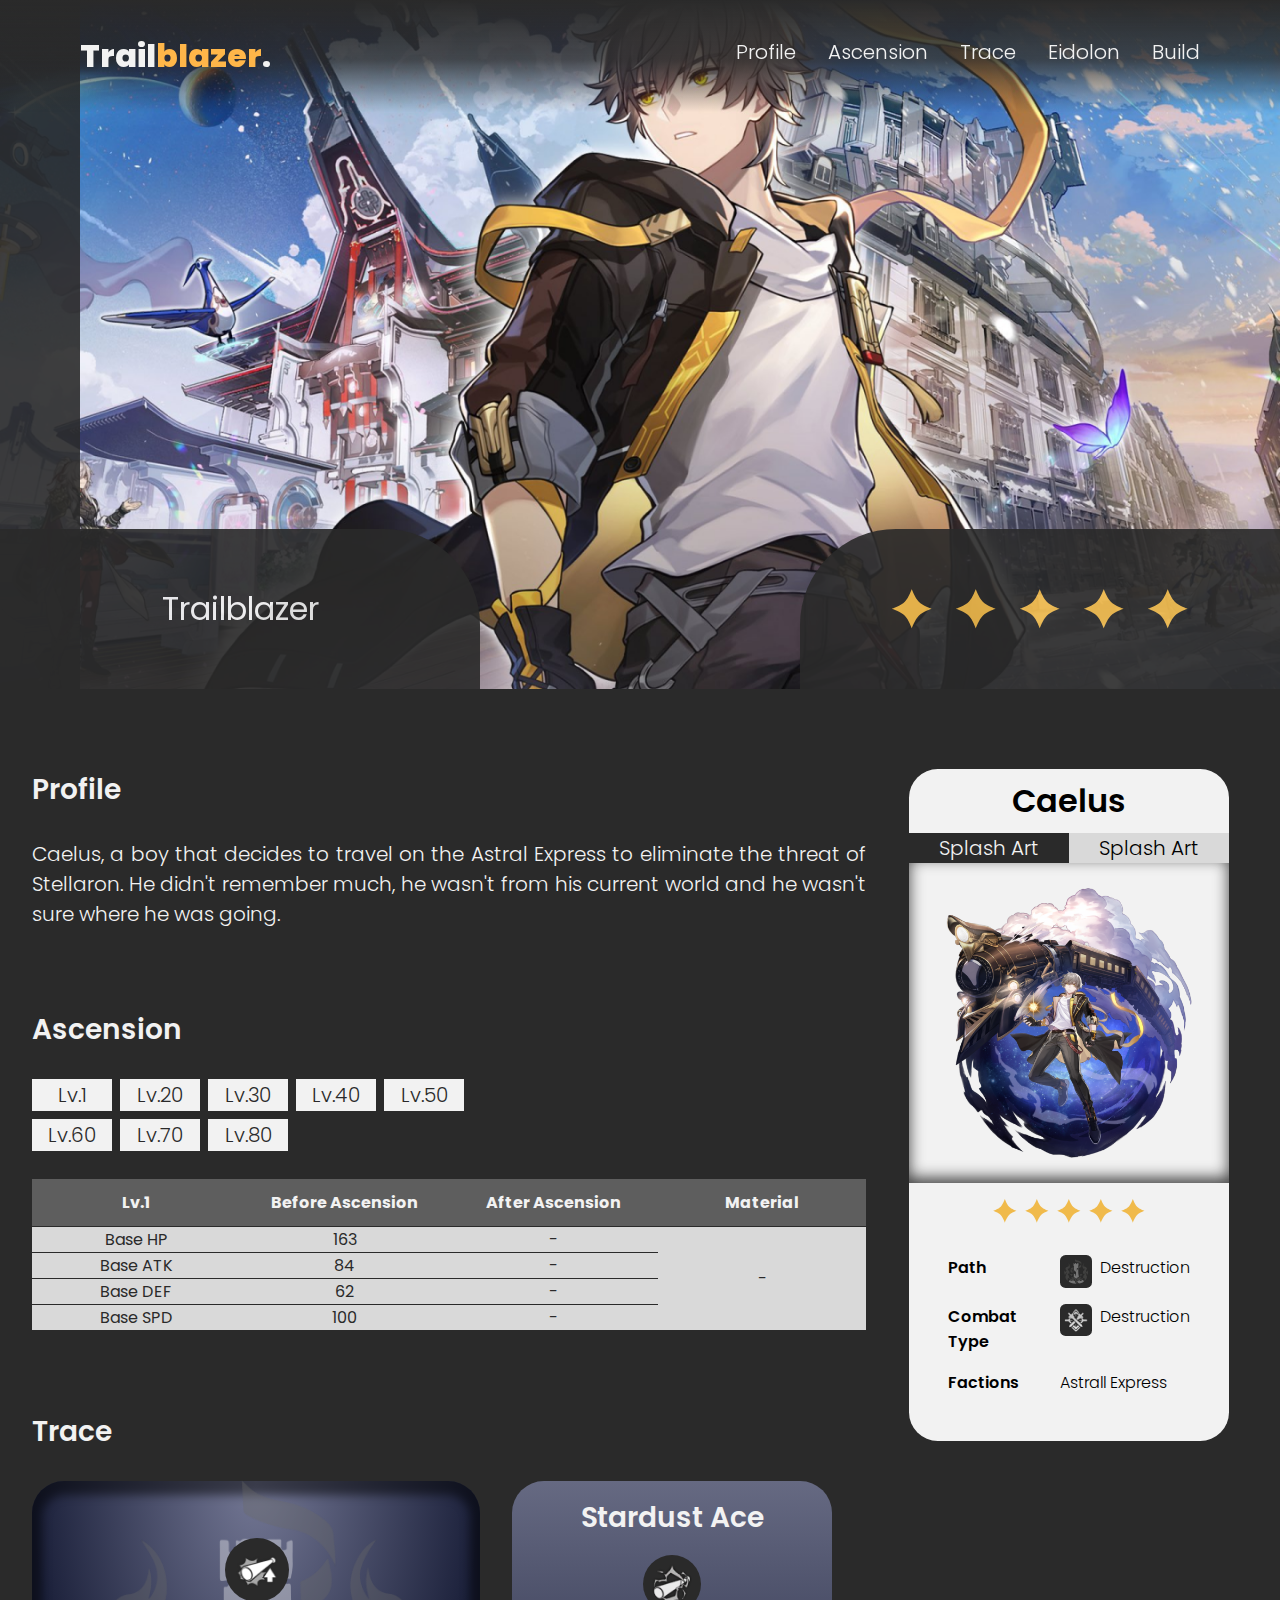
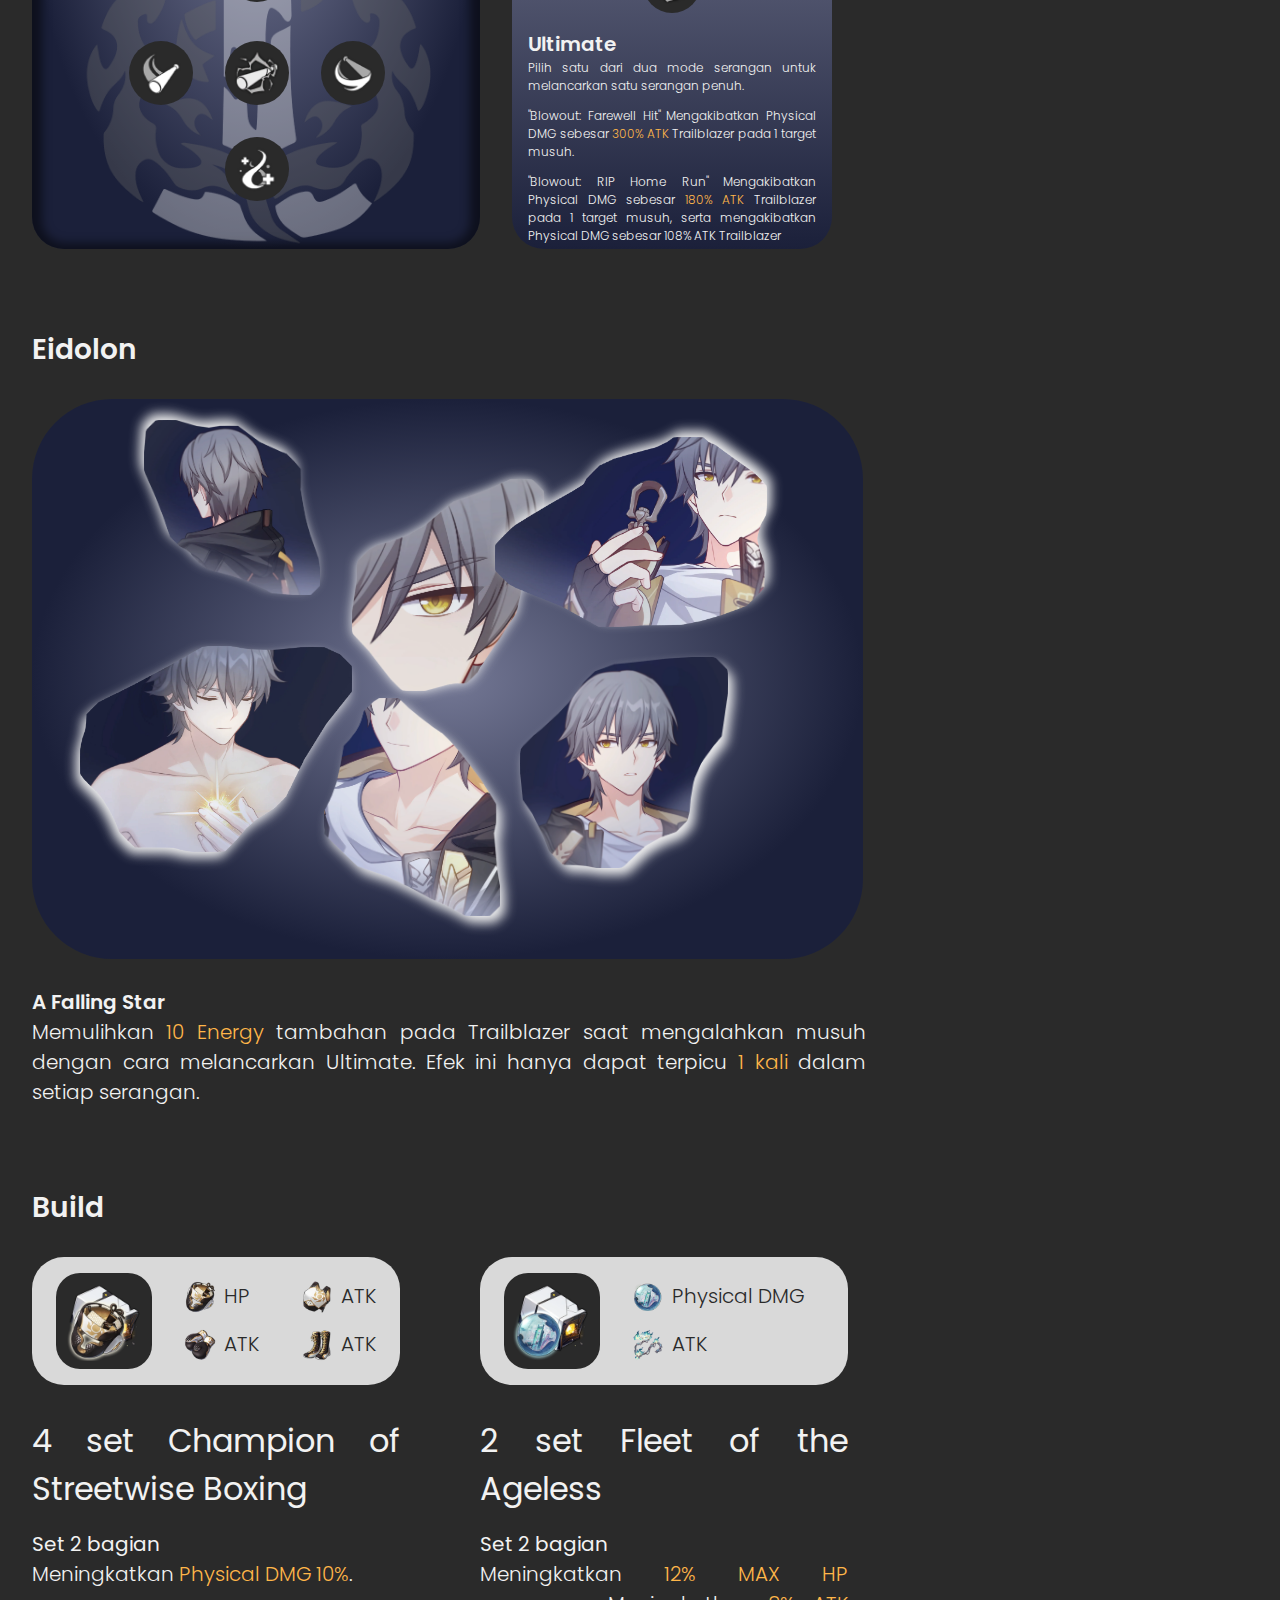
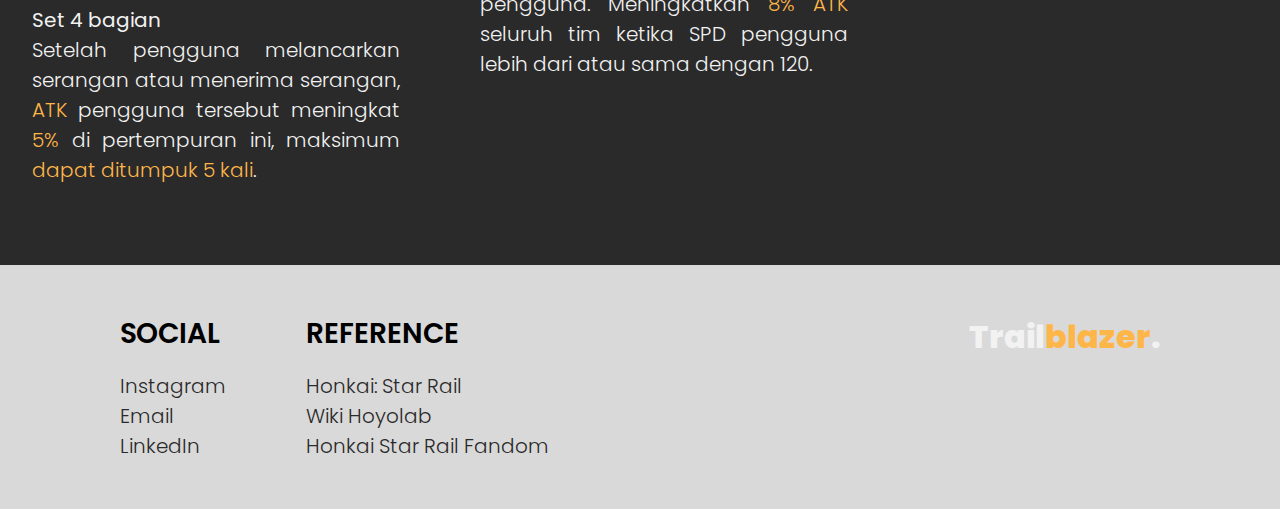
<file: index.html>
<!DOCTYPE html>
<html lang="en">
<head>
    <meta name="viewport" content="width=device-width, initial-scale=1.0">
    <meta charset="UTF-8">

    <!--TITLE-->
    <title>IDcamp</title>

    <!--CSS-->
    <link rel="stylesheet" href="style/style.css">
    <link rel="icon" href="asset/hsr-icon.png">

    <!--FONT-->
    <!-- Poppins, sans-serif
        light 300
        regular 400
        semibold 600
        extrabold 800
    -->
    <link rel="preconnect" href="https://fonts.googleapis.com">
    <link rel="preconnect" href="https://fonts.gstatic.com" crossorigin>
    <link href="https://fonts.googleapis.com/css2?family=Poppins:wght@300;400;600;800&display=swap" rel="stylesheet">

    <!--JAVASCRIPT-->
    <script src="script/script.js"></script>
</head>
<body>
    <header>
        <nav>
            <div class="logo"><h1>Trail<span>blazer</span>.</h1></div>
            <div class="navigation-item">
                <a href="#" id="profile">Profile</a>
                <a href="#" id="ascension">Ascension</a>
                <a href="#" id="trace">Trace</a>
                <a href="#" id="eidolon">Eidolon</a>
                <a href="#" id="build">Build</a>
            </div>
        </nav>
        <div class="hero-image">
            <div class="kotak-kiri"></div>
            <img src="asset/header-background.png" alt="">
            <div class="kotak-bawah">
                <div class="k-bawah-kiri k-bawah">
                    <h1>Trailblazer</h1>
                </div>
                <div class="k-bawah-kanan k-bawah">
                    <img src="asset/star.svg" alt="">
                    <img src="asset/star.svg" alt="">
                    <img src="asset/star.svg" alt="">
                    <img src="asset/star.svg" alt="">
                    <img src="asset/star.svg" alt="">
                </div>
            </div>
        </div>
    </header>
    <main>
        <div id="content">
            <article class="profile">
                <h2>Profile</h2>
                <p>Caelus, a boy that decides to travel on the Astral Express to eliminate the threat of Stellaron. He didn't remember much, he wasn't from his current world and he wasn't sure where he was going.</p>
            </article>
            <article class="ascension">
                <h2>Ascension</h2>
                <div class="ascension-option">
                    <a href="" id="level1">Lv.1</a>
                    <a href="" id="level20">Lv.20</a>
                    <a href="" id="level30">Lv.30</a>
                    <a href="" id="level40">Lv.40</a>
                    <a href="" id="level50">Lv.50</a>
                    <a href="" id="level60">Lv.60</a>
                    <a href="" id="level70">Lv.70</a>
                    <a href="" id="level80">Lv.80</a>
                </div>
                <div class="ascension-table">
                    <table id="ascension01">
                        <tr class="table-header">
                            <th class="one">Lv.1</th>
                            <th>Before Ascension</th>
                            <th>After Ascension</th>
                            <th>Material</th>
                        </tr>
                        <tr>
                            <td class="one">Base HP</td>
                            <td>163</td>
                            <td>-</td>
                            <td rowspan="4">-</td>
                        </tr>
                        <tr>
                            <td class="one">Base ATK</td>
                            <td>84</td>
                            <td>-</td>
                        </tr>
                        <tr>
                            <td class="one">Base DEF</td>
                            <td>62</td>
                            <td>-</td>
                        </tr>
                        <tr>
                            <td class="one">Base SPD</td>
                            <td>100</td>
                            <td>-</td>
                        </tr>
                    </table>
                    <table id="ascension20" hidden="">
                        <tr class="table-header">
                            <th class="one">Lv.20</th>
                            <th>Before Ascension</th>
                            <th>After Ascension</th>
                            <th>Material</th>
                        </tr>
                        <tr>
                            <td class="one">Base HP</td>
                            <td>319</td>
                            <td>384</td>
                            <td rowspan="4">
                                <ul>
                                    <li>x4 Thief's Instinct</li>
                                    <li>3,200 Credit</li>
                                </ul>
                            </td>
                        </tr>
                        <tr>
                            <td class="one">Base ATK</td>
                            <td>164</td>
                            <td>198</td>
                        </tr>
                        <tr>
                            <td class="one">Base DEF</td>
                            <td>122</td>
                            <td>147</td>
                        </tr>
                        <tr>
                            <td class="one">Base SPD</td>
                            <td>100</td>
                            <td>100</td>
                        </tr>
                    </table>
                    <table id="ascension30" hidden="">
                        <tr class="table-header">
                            <th class="one">Lv.30</th>
                            <th>Before Ascension</th>
                            <th>After Ascension</th>
                            <th>Material</th>
                        </tr>
                        <tr>
                            <td class="one">Base HP</td>
                            <td>466</td>
                            <td>531</td>
                            <td rowspan="4">
                                <ul>
                                    <li>x8 Thief's Instinct</li>
                                    <li>6,400 Credit</li>
                                </ul>
                            </td>
                        </tr>
                        <tr>
                            <td class="one">Base ATK</td>
                            <td>240</td>
                            <td>274</td>
                        </tr>
                        <tr>
                            <td class="one">Base DEF</td>
                            <td>178</td>
                            <td>203</td>
                        </tr>
                        <tr>
                            <td class="one">Base SPD</td>
                            <td>100</td>
                            <td>100</td>
                        </tr>
                    </table>
                    <table id="ascension40" hidden="">
                        <tr class="table-header">
                            <th class="one">Lv.40</th>
                            <th>Before Ascension</th>
                            <th>After Ascension</th>
                            <th>Material</th>
                        </tr>
                        <tr>
                            <td class="one">Base HP</td>
                            <td>613</td>
                            <td>679</td>
                            <td rowspan="4">
                                <ul>
                                    <li>x5 Usurper's Scheme</li>
                                    <li>x4 Profound Ecostella</li>
                                    <li>12,800 Credit</li>
                                </ul>
                            </td>
                        </tr>
                        <tr>
                            <td class="one">Base ATK</td>
                            <td>316</td>
                            <td>350</td>
                        </tr>
                        <tr>
                            <td class="one">Base DEF</td>
                            <td>235</td>
                            <td>260</td>
                        </tr>
                        <tr>
                            <td class="one">Base SPD</td>
                            <td>100</td>
                            <td>100</td>
                        </tr>
                    </table>
                    <table id="ascension50" hidden="">
                        <tr class="table-header">
                            <th class="one">Lv.60</th>
                            <th>Before Ascension</th>
                            <th>After Ascension</th>
                            <th>Material</th>
                        </tr>
                        <tr>
                            <td class="one">Base HP</td>
                            <td>761</td>
                            <td>826</td>
                            <td rowspan="4">
                                <ul>
                                    <li>x8 Usurper's Scheme</li>
                                    <li>x6 Profound Ecostella</li>
                                    <li>32,000 Credit</li>
                                </ul>
                            </td>
                        </tr>
                        <tr>
                            <td class="one">Base ATK</td>
                            <td>392</td>
                            <td>426</td>
                        </tr>
                        <tr>
                            <td class="one">Base DEF</td>
                            <td>291</td>
                            <td>316</td>
                        </tr>
                        <tr>
                            <td class="one">Base SPD</td>
                            <td>100</td>
                            <td>100</td>
                        </tr>
                    </table>
                    <table id="ascension60" hidden="">
                        <tr class="table-header">
                            <th class="one">Lv.60</th>
                            <th>Before Ascension</th>
                            <th>After Ascension</th>
                            <th>Material</th>
                        </tr>
                        <tr>
                            <td class="one">Base HP</td>
                            <td>908</td>
                            <td>1055</td>
                            <td rowspan="4">
                                <ul>
                                    <li>x5 Conqueror's Will</li>
                                    <li>x8 Profound Ecostella</li>
                                    <li>64,000 Credit</li>
                                </ul>
                            </td>
                        </tr>
                        <tr>
                            <td class="one">Base ATK</td>
                            <td>468</td>
                            <td>566</td>
                        </tr>
                        <tr>
                            <td class="one">Base DEF</td>
                            <td>347</td>
                            <td>404</td>
                        </tr>
                        <tr>
                            <td class="one">Base SPD</td>
                            <td>100</td>
                            <td>100</td>
                        </tr>
                    </table>
                    <table id="ascension70" hidden="">
                        <tr class="table-header">
                            <th class="one">Lv.70</th>
                            <th>Before Ascension</th>
                            <th>After Ascension</th>
                            <th>Material</th>
                        </tr>
                        <tr>
                            <td class="one">Base HP</td>
                            <td>1055</td>
                            <td>1121</td>
                            <td rowspan="4">
                                <ul>
                                    <li>x7 Conqueror's Will</li>
                                    <li>x10 Profound Ecostella</li>
                                    <li>128,000 Credit</li>
                                </ul>
                            </td>
                        </tr>
                        <tr>
                            <td class="one">Base ATK</td>
                            <td>544</td>
                            <td>601</td>
                        </tr>
                        <tr>
                            <td class="one">Base DEF</td>
                            <td>404</td>
                            <td>429</td>
                        </tr>
                        <tr>
                            <td class="one">Base SPD</td>
                            <td>100</td>
                            <td>100</td>
                        </tr>
                    </table>
                    <table id="ascension80" hidden="">
                        <tr class="table-header">
                            <th class="one">Lv.80</th>
                            <th>Before Ascension</th>
                            <th>After Ascension</th>
                            <th>Material</th>
                        </tr>
                        <tr>
                            <td class="one">Base HP</td>
                            <td>1203</td>
                            <td>-</td>
                            <td rowspan="4">-</td>
                        </tr>
                        <tr>
                            <td class="one">Base ATK</td>
                            <td>620</td>
                            <td>-</td>
                        </tr>
                        <tr>
                            <td class="one">Base DEF</td>
                            <td>460</td>
                            <td>-</td>
                        </tr>
                        <tr>
                            <td class="one">Base SPD</td>
                            <td>100</td>
                            <td>-</td>
                        </tr>
                    </table>
                </div>
            </article>
            <article class="trace">
                <h2>Trace</h2>
                <div class="board">
                    <div class="left-board">
                        <div class="trace-items">
                            <div class="trace-item-top">
                                <img id="talent" class="trace-item" src="asset/Ability_Perfect_Pickoff.png" alt="">
                            </div>
                            <div class="trace-item-mid">
                                <img id="basic-attack" class="trace-item" src="asset/Ability_Farewell_Hit.png" alt="">
                                <img id="skill" class="trace-item" src="asset/Ability_Stardust_Ace.png" alt="">
                                <img id="ultimate" class="trace-item" src="asset/Ability_RIP_Home_Run.png" alt="">
                            </div>
                            <div class="trace-item-bottom">
                                <img id="technique" class="trace-item" src="asset/Ability_Immortal_Third_Strike.png" alt="">
                            </div>
                        </div>
                        <div class="background">
                            <img src="asset/Path%20Destruction.png" alt="">
                        </div>
                    </div>
                    <section class="stardust-ace-content">
                        <div class="right-board">
                            <div class="right-board-container">
                                <h2>Stardust Ace</h2>
                                <img class="trace-item-3 trace-item" src="asset/Ability_Stardust_Ace.png" alt="">
                                <div class="right-board-content">
                                    <h3>Ultimate</h3>
                                    <p>Pilih satu dari dua mode serangan untuk melancarkan satu serangan penuh. </p>
                                    <p>"Blowout: Farewell Hit" Mengakibatkan Physical DMG sebesar <span>300% ATK</span> Trailblazer pada 1 target musuh. </p>
                                    <p>"Blowout: RIP Home Run" Mengakibatkan Physical DMG sebesar <span>180% ATK</span> Trailblazer pada 1 target musuh, serta mengakibatkan Physical DMG sebesar 108% ATK Trailblazer</p>
                                </div>
                            </div>
                        </div>
                    </section>
                    <section class="perfect-pickoff-content" hidden="">
                        <div class="right-board">
                            <div class="right-board-container">
                                <h2>Perfect Pickoff</h2>
                                <img class="trace-item-1 trace-item" src="asset/Ability_Perfect_Pickoff.png" alt="">
                                <div class="right-board-content">
                                    <h3>Talent</h3>
                                    <p>Setiap kali mengakibatkan Weakness Break pada target musuh, <span>ATK meningkat 10%</span>, efek ini dapat ditumpuk hingga <span>2 lapis</span>.</p>
                                </div>
                            </div>
                        </div>
                    </section>
                    <section class="farewell-hit-content" hidden="">
                        <div class="right-board">
                            <div class="right-board-container">
                                <h2>Farewell Hit</h2>
                                <img class="trace-item-2 trace-item" src="asset/Ability_Farewell_Hit.png" alt="">
                                <div class="right-board-content">
                                    <h3>Basic Attack</h3>
                                    <p>Mengakibatkan Physical DMG sebesar <span>50% ATK</span> Trailblazer pada 1 target musuh.</p>
                                </div>
                            </div>
                        </div>
                    </section>
                    <section class="rip-home-run-content" hidden="">
                        <div class="right-board">
                            <div class="right-board-container">
                                <h2>RIP Home Run</h2>
                                <img class="trace-item-4 trace-item" src="asset/Ability_RIP_Home_Run.png" alt="">
                                <div class="right-board-content">
                                    <h3>Skill</h3>
                                    <p>Mengakibatkan Physical DMG sebesar <span>62,5% ATK</span> Trailblazer pada satu target dan musuh di dekatnya.</p>
                                </div>
                            </div>
                        </div>
                    </section>
                    <section class="immortal-third-strike-content" hidden="">
                        <div class="right-board">
                            <div class="right-board-container">
                                <h2>Immortal Third Strike</h2>
                                <img class="trace-item-5 trace-item" src="asset/Ability_Immortal_Third_Strike.png" alt="">
                                <div class="right-board-content">
                                    <h3>Technique</h3>
                                    <p>Setelah menggunakan Technique, memulihkan HP seluruh anggota tim sebesar <span>15% Max HP</span> masing-masing.</p>
                                </div>
                            </div>
                        </div>
                    </section>
                </div>
            </article>
            <article class="eidolon">
                <h2>Eidolon</h2>
                <div class="eidolon-container">
                    <img id="aFallingStar" src="asset/A%20Falling%20Star.png" alt="">
                    <img id="anUnwillingWill" src="asset/An%20Unwilling%20Host.png" alt="">
                    <img id="aLeadingWhisper" src="asset/A%20Leading%20Whisper.png" alt="">
                    <img id="aTrailblazingWill" src="asset/A%20Trailblazing%20WIll.png" alt="">
                    <img id="aSurvivingHope" src="asset/A%20Surviving%20Hope.png" alt="">
                    <img id="aDestructingGlance" src="asset/A%20Destructing%20Glance.png" alt="">
                </div>
                <div class="eidolon-info">
                    <section class="a-falling-star">
                        <h3>A Falling Star</h3>
                        <p>Memulihkan <span>10 Energy</span> tambahan pada Trailblazer saat mengalahkan musuh dengan cara melancarkan Ultimate. Efek ini hanya dapat terpicu <span>1 kali</span> dalam setiap serangan.</p>
                    </section>
                    <section class="an-unwilling-host" hidden="">
                        <h3>An Unwilling Host</h3>
                        <p>Menyerang musuh dengan Physical Weakness akan memulihkan HP Trailblazer sebesar <span>5% ATK</span> Trailblazer.</p>
                    </section>
                    <section class="a-leading-whisper" hidden="">
                        <h3>A Leading Whisper</h3>
                        <p><span>Level Skill +2</span>, maksimal Lv. 15. <span>Level Talent +2</span>, maksimal Lv. 15.</p>
                    </section>
                    <section class="a-trailblazing-will" hidden="">
                        <h3>A Trailblazing Will</h3>
                        <p>Talent juga akan terpicu saat Trailblazer mengalahkan target musuh.</p>
                    </section>
                    <section class="a-surviving-hope" hidden="">
                        <h3>A Surviving Hope</h3>
                        <p><span>Level Ultimate +2</span>, maksimal Lv. 15. <span>Level Basic Attack +1</span>, maksimal Lv. 10.</p>
                    </section>
                    <section class="a-destructing-glance" hidden="">
                        <h3>A Destructing Glance</h3>
                        <p>Meningkatkan <span>25% CRIT Rate</span> saat menyerang Weakness musuh dengan status Weakness Break.</p>
                    </section>
                </div>
            </article>
            <article class="build">
                <h2>Build</h2>
                <div class="build-container">
                    <div class="build-info">
                        <div class="build-card">
                            <div class="main-icon">
                                <img src="asset/CSB_Icon.png" alt="">
                            </div>
                            <div class="artifact-icon">
                                <div class="artifact-info">
                                    <img src="asset/CSB_Icon_1.png" alt="">
                                    <p>HP</p>
                                </div>
                                <div class="artifact-info">
                                    <img src="asset/CSB_Icon_2.png" alt="">
                                    <p>ATK</p>
                                </div>
                                <div class="artifact-info">
                                    <img src="asset/CSB_Icon_3.png" alt="">
                                    <p>ATK</p>
                                </div>
                                <div class="artifact-info">
                                    <img src="asset/CSB_Icon_4.png" alt="">
                                    <p>ATK</p>
                                </div>
                            </div>
                        </div>
                        <div class="build-detail">
                            <h1>4 set Champion of Streetwise Boxing</h1>
                            <div>
                                <h4>Set 2 bagian</h4>
                                <p>Meningkatkan <span>Physical DMG 10%</span>.</p>
                            </div>
                            <div>
                                <h4>Set 4 bagian</h4>
                                <p>Setelah pengguna melancarkan serangan atau menerima serangan, <span>ATK</span> pengguna tersebut meningkat <span>5%</span> di pertempuran ini, maksimum <span>dapat ditumpuk 5 kali</span>.</p>
                            </div>
                        </div>
                    </div>
                    <div class="build-info">
                        <div class="build-card">
                            <div class="main-icon">
                                <img src="asset/FTA_Icon.png" alt="">
                            </div>
                            <div class="artifact-icon">
                                <div class="artifact-info">
                                    <img src="asset/FTA_Icon_1.png" alt="">
                                    <p>Physical DMG</p>
                                </div>
                                <div class="artifact-info">
                                    <img src="asset/FTA_Icon_2.png" alt="">
                                    <p>ATK</p>
                                </div>
                            </div>
                        </div>
                        <div class="build-detail">
                            <h1>2 set Fleet of the Ageless</h1>
                            <div>
                                <h4>Set 2 bagian</h4>
                                <p>Meningkatkan <span>12% MAX HP</span> pengguna. Meningkatkan <span>8% ATK</span> seluruh tim ketika SPD pengguna lebih dari atau sama dengan 120.</p>
                            </div>
                        </div>
                    </div>
                </div>
            </article>
        </div>
        <aside>
            <section class="bio">
                <h1 style="font-weight: 600">Caelus</h1>
                <div class="options">
                    <div id="SPA1" class="option active">
                        <p>Splash Art</p>
                    </div>
                    <div id="SPA2" class="option">
                        <p>Splash Art</p>
                    </div>
                </div>
                <section class="bio-image">
                    <img id="SPA1C" src="asset/destruction-splash-art.png" alt="">
                    <img id="SPA2C" src="asset/preservation-splash-art.png" hidden="" alt="">
                </section>
                <section class="bio-info">
                    <div class="star">
                        <img src="asset/star.svg" alt="">
                        <img src="asset/star.svg" alt="">
                        <img src="asset/star.svg" alt="">
                        <img src="asset/star.svg" alt="">
                        <img src="asset/star.svg" alt="">
                    </div>
                    <div class="info-list">
                        <div class="info">
                            <h3>Path</h3>
                            <div class="info-content">
                                <img src="asset/Path%20Destruction.png" alt="">
                                <p>Destruction</p>
                            </div>
                        </div>
                        <div class="info">
                            <h3>Combat Type</h3>
                            <div class="info-content">
                                <img src="asset/physical-iconpng.png" alt="">
                                <p>Destruction</p>
                            </div>
                        </div>
                        <div class="info">
                            <h3>Factions</h3>
                            <div class="info-content">
                                <p>Astrall Express</p>
                            </div>
                        </div>
                    </div>
                </section>
            </section>
        </aside>
    </main>
    <footer>
        <div class="footer-left">
            <div class="footer-block">
                <h2>SOCIAL</h2>
                <a href="https://www.instagram.com/fatecharizq/" target="_blank">Instagram</a>
                <a href="mailto:fatechaprasetyo@gmail.com" target="_blank">Email</a>
                <a href="https://www.linkedin.com/in/fatecha-rizqi-452aa5293/" target="_blank">LinkedIn</a>
            </div>
            <div class="footer-block">
                <h2>REFERENCE</h2>
                <a href="https://hsr.hoyoverse.com/id-id/" target="_blank">Honkai: Star Rail</a>
                <a href="https://wiki.hoyolab.com/pc/hsr/home" target="_blank">Wiki Hoyolab</a>
                <a href="https://honkai-star-rail.fandom.com/wiki/Honkai:_Star_Rail_Wiki" target="_blank">Honkai Star Rail Fandom</a>
            </div>
        </div>
        <div class="footer-right">
            <a href="#" id="top">
                <div class="logo"><h1>Trail<span>blazer</span>.</h1></div>
            </a>
        </div>
    </footer>
</body>
</html>
</file>
<file: style/style.css>
:root {
    --putih: #f2f2f2;
    --hitam: #2a2a2a;
    --abu: #5e5e5e;
    --kuning: #ffb649;
    --biruMuda: #D9D9D9;
}
* {
    margin: 0;
    padding: 0;
    box-sizing: border-box;
    font-family: 'Poppins', sans-serif;
}
html {
    font-size: 16px;
}
h1 {
    font-size: 2rem;
    font-weight: 800;
}
h2 {
    font-size: 1.75rem;
    font-weight: 600;
}
h3 {
    font-size: 1.25rem;
    font-weight: 600;
}
h4 {
    font-size: 1.25rem;
    font-weight: 400;
}
p, a{
    text-decoration: none;
    font-size: 1.25rem;
    font-weight: 300;
}

::-webkit-scrollbar {
    width: 5px;
}
::-webkit-scrollbar-thumb {
    background-color: var(--kuning);
    border-radius: 5px;
}

nav {
    background: linear-gradient(180deg, #2A2A2A 0%, rgba(42, 42, 42, 0.80) 53.3%, rgba(42, 42, 42, 0.00) 100%);

    width: 100%;
    position: fixed;
    display: flex;
    flex-wrap: wrap;
    justify-content: space-between;
    align-items: center;
    padding: 2rem 5rem;
    z-index: 10;
}
.logo h1{
    color: var(--putih);
    transition: 0.15s ease-in-out;
}
.logo span {
    color: var(--kuning);
}
.navigation-item {
    display: flex;
    flex-wrap: wrap;
    justify-content: center;
    gap: 2rem;
}
.navigation-item a {
    color: var(--putih);
}
.navigation-item a:hover {
    color: var(--kuning);
    transition: 0.15s linear;
}
.navigation-item a::after {
    content: '';
    display: block;
    padding-bottom: 0.5rem;
    border-bottom: 0.1rem solid var(--kuning);
    transform: scaleX(0);
    transition: 0.15s linear;
}
.navigation-item a:hover::after {
    transform: scaleX(1);
    transition: 0.15s linear;
}

/*HERO IMAGE*/
.hero-image {
    display: flex;
    align-items: flex-end;
}
.hero-image img {
    width: 100%;
}
.kotak-kiri {
    background: var(--hitam);
    width: 5rem;
    height: 120%;
    position: absolute;
    opacity: 90%;
}
.kotak-bawah {
    width: 100%;
    position: absolute;
    display: flex;
    justify-content: space-between;
    align-items: center;
}
.k-bawah{
    width: 30rem;
    height: 10rem;
    background: var(--hitam);
    opacity: 90%;
    display: flex;
    justify-content: center;
    align-items: center;
    color: var(--putih);
}
.k-bawah h1{
    font-weight: 400;
}
.k-bawah-kanan {
    border-radius: 6rem 0 0 0;
    display: flex;
    flex-wrap: wrap;
    justify-content: center;
    align-items: center;
    gap: 1.5rem;
}
.k-bawah-kanan img {
    width: 2.5rem;
}
.k-bawah-kiri {
    border-radius: 0 6rem 0 0;
}

/*MAIN*/
main {
    background: var(--hitam);
    padding: 5rem 2rem;
    display: flex;
}
#content {
    flex-basis: 70%;
    margin-right: 1.5rem;
    color: var(--putih);
    display: flex;
    flex-direction: column;
    gap: 3rem;
}
article {
    text-align: justify;
    display: flex;
    flex-direction: column;
    gap: 1.75rem;
}
article:not(.profile) {
    margin-top: 2rem;
}
aside {
    flex-basis: 30%;
}

/*ASCENSION*/
.ascension-option {
    display: flex;
    flex-wrap: wrap;
    gap: 0.5rem;
    width: 60%;
}
.ascension-option a {
    background: var(--putih);
    color: var(--hitam);
    display: flex;
    justify-content: center;
    align-items: center;
    width: 5rem;
    height: 2rem;
    transition: 0.15s ease-in-out;
}
.ascension-option a:hover {
    color: var(--putih);
    border: 1rem solid var(--hitam);
    transition: 0.15s ease-in-out;
}
.ascension-table {
    background: var(--biruMuda);
    color: var(--hitam);
}
.ascension-table table {
    width: 100%;
    text-align: center;
    border-collapse: collapse;
}
.ascension-table table th {
    width: 25%;
    height: 3rem;
    background: var(--abu);
    color: var(--putih);
}
.ascension-table table th, td {
    border-bottom: 1px solid var(--hitam);
}
.ascension-table table tr:not(.table-header):hover {
    background: var(--putih);
    transition: 0.15s ease-in-out;
}
td[rowspan="4"] ul{
    list-style: none;
    display: flex;
    flex-direction: column;
    align-items: flex-start;
    margin: 1rem;
}

/*FOOTER*/
footer {
    background: var(--biruMuda);
    padding: 3rem 7.5rem;

    display: flex;
    justify-content: space-between;
    align-items: flex-end;
    flex-wrap: wrap-reverse;
    gap: 2rem;
}
.footer-left {
    display: flex;
    justify-content: center;
    align-items: center;
    gap: 5rem;
}
.footer-block {
    display: flex;
    flex-direction: column;
}
.footer-block a{
    color: var(--hitam);
    transition: 0.15s ease-in-out;
}
.footer-block a:hover {
    color: var(--kuning);
    transition: 0.15s ease-in-out;
}
.footer-block h2 {
    margin-bottom: 1rem;
}
#top .logo h1:hover {
    color: var(--hitam);
    transition: 0.15s ease-in-out;
}
.board {
    display: flex;
    flex-wrap: wrap;
    justify-content: flex-start;
    align-items: center;
    gap: 2rem;
}
.left-board {
    background: radial-gradient(50% 100% at 50% 0%, #747895 0%, #1B203A 100%);
    box-shadow: 0px 4px 10px 10px rgba(0, 0, 0, 0.50) inset;
    width: 28rem;
    height: 23rem;
    border-radius: 2rem;

    display: flex;
    justify-content: center;
    align-items: center;
}
.trace-items {
    position: relative;
    z-index: 2;
    top: 0.5rem;
    left: 11rem;
    display: flex;
    flex-direction: column;
    justify-content: center;
    align-items: center;
    gap: 2rem;
}
.trace-item-mid {
    display: flex;
    gap: 2rem;
}
.trace-items img {
    background: var(--hitam);
    padding: 0.5rem;
    border-radius: 5rem;
    width: 4rem;
    cursor: pointer;
}
.trace-item:hover {
    border: 0.25rem solid var(--kuning);
    transition: 0.05s ease-in-out;
}
.background {
    position: relative;
    z-index: 1;
    right: 8rem;
}
.background img {
    height: 23rem;
}
.right-board {
    background: linear-gradient(0deg, #1B203A 0%, #9194AC 157.75%);
    border-radius: 1.875rem;
    width: 20rem;
    height: 23rem;
    border-radius: 2rem;
    display: flex;
    justify-content: center;
}
.right-board h2 {
    text-align: center;
}
.right-board-container {
    margin: 1rem 1rem 1rem;
    display: flex;
    flex-direction: column;
    justify-content: flex-start;
    align-items: center;
    gap: 1rem;
}
.right-board-container img {
    background: var(--hitam);
    padding: 0.5rem;
    border-radius: 5rem;
    width: 3.65rem;
}
.right-board-content p {
    font-size: 0.75rem;
    text-align: justify;
    margin-bottom: 0.75rem;
}
.right-board-content p span {
    color: var(--kuning);
}

/*EIDOLON*/
.eidolon-container {
    background: radial-gradient(50% 50% at 50% 50%, #747895 0%, #1B203A 100%);
    border-radius: 5rem;

    max-width: 51.95rem;
    height: 35rem;
}
.eidolon-container img {
    position: relative;
}
/*1*/
.eidolon-container img[src="asset/A%20Falling%20Star.png"] {
    width: 11rem;
    top: -1rem;
    left: 7rem;
    filter: drop-shadow(-4px -6px 6px var(--putih));
    z-index: 1;
    transition: 0.25s ease-in-out;
}
.eidolon-container img[src="asset/A%20Falling%20Star.png"]:hover {
    width: 13rem;
    transform: translateY(2rem) translateX(2rem);
    filter: drop-shadow(-4px -6px 15px var(--putih));
    z-index: 10;
    transition: 0.25s ease-in-out;
}
/*2*/
.eidolon-container img[src="asset/An%20Unwilling%20Host.png"] {
    width: 12rem;
    top: 5rem;
    left: 3rem;
    filter: drop-shadow(0px 0px 6px var(--putih));
    z-index: 1;
    transition: 0.25s ease-in-out;
}
.eidolon-container img[src="asset/An%20Unwilling%20Host.png"]:hover {
    width: 14rem;
    transform: translateY(2rem) translateX(0rem);
    filter: drop-shadow(0px 0px 15px var(--putih));
    z-index: 10;
    transition: 0.25s ease-in-out;
}
/*3*/
.eidolon-container img[src="asset/A%20Leading%20Whisper.png"] {
    width: 17rem;
    top: 1rem;
    right: 6rem;
    filter: drop-shadow(4px -6px 6px var(--putih));
    z-index: 1;
    transition: 0.25s ease-in-out;
}
.eidolon-container img[src="asset/A%20Leading%20Whisper.png"]:hover {
    width: 19rem;
    transform: translateY(2rem) translateX(-2rem);
    filter: drop-shadow(4px -6px 15px var(--putih));
    z-index: 10;
    transition: 0.25s ease-in-out;
}
/*4*/
.eidolon-container img[src="asset/A%20Trailblazing%20WIll.png"] {
    width: 17rem;
    top: 1rem;
    left: 3rem;
    filter: drop-shadow(-4px 6px 6px var(--putih));
    z-index: 1;
    transition: 0.25s ease-in-out;
}
.eidolon-container img[src="asset/A%20Trailblazing%20WIll.png"]:hover {
    width: 19rem;
    transform: translateY(-2rem) translateX(2rem);
    filter: drop-shadow(-4px 6px 15px var(--putih));
    z-index: 10;
    transition: 0.25s ease-in-out;
}
    /*5*/
.eidolon-container img[src="asset/A%20Surviving%20Hope.png"] {
    width: 11rem;
    bottom: -5rem;
    left: 1rem;
    filter: drop-shadow(5px 7px 6px var(--putih));
    z-index: 1;
    transition: 0.25s ease-in-out;
}
.eidolon-container img[src="asset/A%20Surviving%20Hope.png"]:hover {
    width: 13rem;
    transform: translateY(-2rem) translateX(0);
    filter: drop-shadow(5px 7px 15px var(--putih));
    z-index: 10;
    transition: 0.25s ease-in-out;
}
/*6*/
.eidolon-container img[src="asset/A%20Destructing%20Glance.png"] {
    width: 13rem;
    top: 2rem;
    left: 2rem;
    filter: drop-shadow(5px 7px 6px var(--putih));
    z-index: 1;
    transition: 0.25s ease-in-out;
}
.eidolon-container img[src="asset/A%20Destructing%20Glance.png"]:hover {
    width: 15rem;
    transform: translateY(-2rem) translateX(-2rem);
    filter: drop-shadow(5px 7px 15px var(--putih));
    z-index: 10;
    transition: 0.25s ease-in-out;
}

/*EIDOLONG-INFO*/
.eidolon-info h3{
    font-weight: 600;
}
.eidolon-info span {
    color: var(--kuning);
}

/*BUILD*/
.build-container {
    display: flex;
    flex-wrap: wrap;
    gap: 5rem;
}
.build-info {
    display: flex;
    flex-direction: column;
    gap: 2rem;
    width: 23rem;
}
.build-info h1 {
    font-weight: 400;
}
.main-icon img {
    width: 5rem;
}
.main-icon {
    background: var(--hitam);
    border-radius: 1.5rem;
    width: 6rem;
    height: 6rem;

    display: flex;
    justify-content: center;
    align-items: center;
}
.build-card {
    background: var(--biruMuda);
    border-radius: 2rem;
    color: var(--hitam);

    width: 23rem;
    height: 8rem;

    display: flex;
    justify-content: center;
    align-items: center;
    gap: 2rem;
}
.artifact-info {
    display: flex;
    gap: 0.5rem;
}
.artifact-icon {
    width: 12rem;

    display: flex;
    flex-wrap: wrap;
    justify-content: space-between;
    gap: 1rem;
}
.artifact-icon img {
    width: 2rem;
}
.build-detail {
    display: flex;
    flex-direction: column;
    gap: 1rem;
}
.build-detail span {
    color: var(--kuning);
}

/*ASIDE BIO*/
aside {
    display: flex;
    justify-content: center;
}
.bio {
    width: 20rem;
    height: 42rem;
    border-radius: 1.8rem;
    background: var(--putih);

    display: flex;
    flex-direction: column;
    align-items: center;
}
.bio h1 {
    margin: 0.5rem 0;
}
.options {
    display: flex;
    justify-content: center;
}
.option {
    width: 10rem;
    background: var(--biruMuda);
    display: flex;
    justify-content: center;
    cursor: pointer;
    transition: 0.15s ease-in-out;
}
.option:hover {
    background: var(--abu);
    color: var(--putih);
    transition: 0.15s ease-in-out;
}
.active {
    background: var(--hitam) !important;
    color: var(--putih) !important;
}
.bio-image {
    width: 20rem;
    height: 20rem;
    box-shadow: 0px -5px 15px 0px rgba(0, 0, 0, 0.75) inset;

    display: flex;
    justify-content: center;
    align-items: center;
}
.bio-image img {
    width: 17rem;
    height: auto;
}
.star {
    display: flex;
    justify-content: center;
    align-items: center;
    gap: 0.5rem;
    padding: 1rem 0 2rem 0;
}
.star img {
    width: 1.5rem;
}
.info-list {
    display: flex;
    flex-direction: column;
    justify-content: center;
    align-items: flex-start;
    gap: 1rem;
}
.info {
    display: flex;
    justify-content: flex-start;
    gap: 2rem;
}
.info h3 {
    width: 5rem;
    font-size: 1rem;
}
.info p {
    font-size: 1rem;

}
.info-content {
    display: flex;
    align-items: flex-start;
    gap: 0.5rem;
}
.info-content img {
    width: 2rem;
    background: var(--hitam);
    padding: 0.25rem;
    border-radius: 0.35rem;
}
@media (max-width: 700px) {
    html {
        font-size: 8px;
    }
    main {
        flex-wrap: wrap-reverse;
        gap: 4rem;
    }
    #content {
        flex-basis: 100%;
    }
    aside {
        display: flex;
        justify-content: center;
        align-items: center;
        flex-basis: 100%;
    }
    .eidolon-container {
        width: 30rem;
        height: 20rem;
    }
    /*1*/
    .eidolon-container img[src="asset/A%20Falling%20Star.png"] {
        width: 6rem;
        top: 1rem;
        left: 4.5rem;
        filter: drop-shadow(-0.25px -1px 1px var(--putih));
        z-index: 1;
        transition: 0.25s ease-in-out;
    }
    .eidolon-container img[src="asset/A%20Falling%20Star.png"]:hover {
        width: 7rem;
        transform: translateY(2rem) translateX(2rem);
        filter: drop-shadow(-1px -2px 15px var(--putih));
        z-index: 10;
        transition: 0.25s ease-in-out;
    }
    /*2*/
    .eidolon-container img[src="asset/An%20Unwilling%20Host.png"] {
        width: 6.5rem;
        top: 5rem;
        left: 2.5rem;
        filter: drop-shadow(0px 0px 1px var(--putih));
        z-index: 1;
        transition: 0.25s ease-in-out;
    }
    .eidolon-container img[src="asset/An%20Unwilling%20Host.png"]:hover {
        width: 7rem;
        transform: translateY(-1rem) translateX(0rem);
        filter: drop-shadow(0px 0px 15px var(--putih));
        z-index: 10;
        transition: 0.25s ease-in-out;
    }
    /*3*/
    .eidolon-container img[src="asset/A%20Leading%20Whisper.png"] {
        width: 10rem;
        top: 2rem;
        left: -2.5rem;
        filter: drop-shadow(1px -1px 1px var(--putih));
        z-index: 1;
        transition: 0.25s ease-in-out;
    }
    .eidolon-container img[src="asset/A%20Leading%20Whisper.png"]:hover {
        width: 11rem;
        transform: translateY(1rem) translateX(-2rem);
        filter: drop-shadow(4px -6px 15px var(--putih));
        z-index: 10;
        transition: 0.25s ease-in-out;
    }
    /*4*/
    .eidolon-container img[src="asset/A%20Trailblazing%20WIll.png"] {
        width: 9rem;
        top: 1rem;
        left: 2.25rem;
        filter: drop-shadow(-1px 2px 1px var(--putih));
        z-index: 1;
        transition: 0.25s ease-in-out;
    }
    .eidolon-container img[src="asset/A%20Trailblazing%20WIll.png"]:hover {
        width: 10rem;
        transform: translateY(-1rem) translateX(2rem);
        filter: drop-shadow(-1px 2px 15px var(--putih));
        z-index: 10;
        transition: 0.25s ease-in-out;
    }
    /*5*/
    .eidolon-container img[src="asset/A%20Surviving%20Hope.png"] {
        width: 5rem;
        bottom: -4rem;
        left: 1.5rem;
        filter: drop-shadow(2px 3px 1px var(--putih));
        z-index: 1;
        transition: 0.25s ease-in-out;
    }
    .eidolon-container img[src="asset/A%20Surviving%20Hope.png"]:hover {
        width: 6rem;
        transform: translateY(-2rem) translateX(0);
        filter: drop-shadow(2px 3px 15px var(--putih));
        z-index: 10;
        transition: 0.25s ease-in-out;
    }
    /*6*/
    .eidolon-container img[src="asset/A%20Destructing%20Glance.png"] {
        width: 6rem;
        top: 2rem;
        left: 3rem;
        filter: drop-shadow(1px 2px 1px var(--putih));
        z-index: 1;
        transition: 0.25s ease-in-out;
    }
    .eidolon-container img[src="asset/A%20Destructing%20Glance.png"]:hover {
        width: 8rem;
        transform: translateY(-1rem) translateX(-2rem);
        filter: drop-shadow(1px 2px 15px var(--putih));
        z-index: 10;
        transition: 0.25s ease-in-out;
    }

    .k-bawah{
        width: 20rem;
        height: 5rem;
        background: var(--hitam);
        opacity: 90%;
        display: flex;
        justify-content: center;
        align-items: center;
        color: var(--putih);
    }
    .k-bawah h1{
        font-weight: 400;
        font-size: 1.5rem;
    }
    .k-bawah-kanan {
        border-radius: 6rem 0 0 0;
        display: flex;
        flex-wrap: wrap;
        justify-content: center;
        align-items: center;
        gap: 1rem;
    }
    .k-bawah-kanan img {
        width: 1.5rem;
    }
    .k-bawah-kiri {
        border-radius: 0 6rem 0 0;
    }
    .board {
        display: flex;
        justify-content: center;
        align-items: center;
    }
}
</file>
